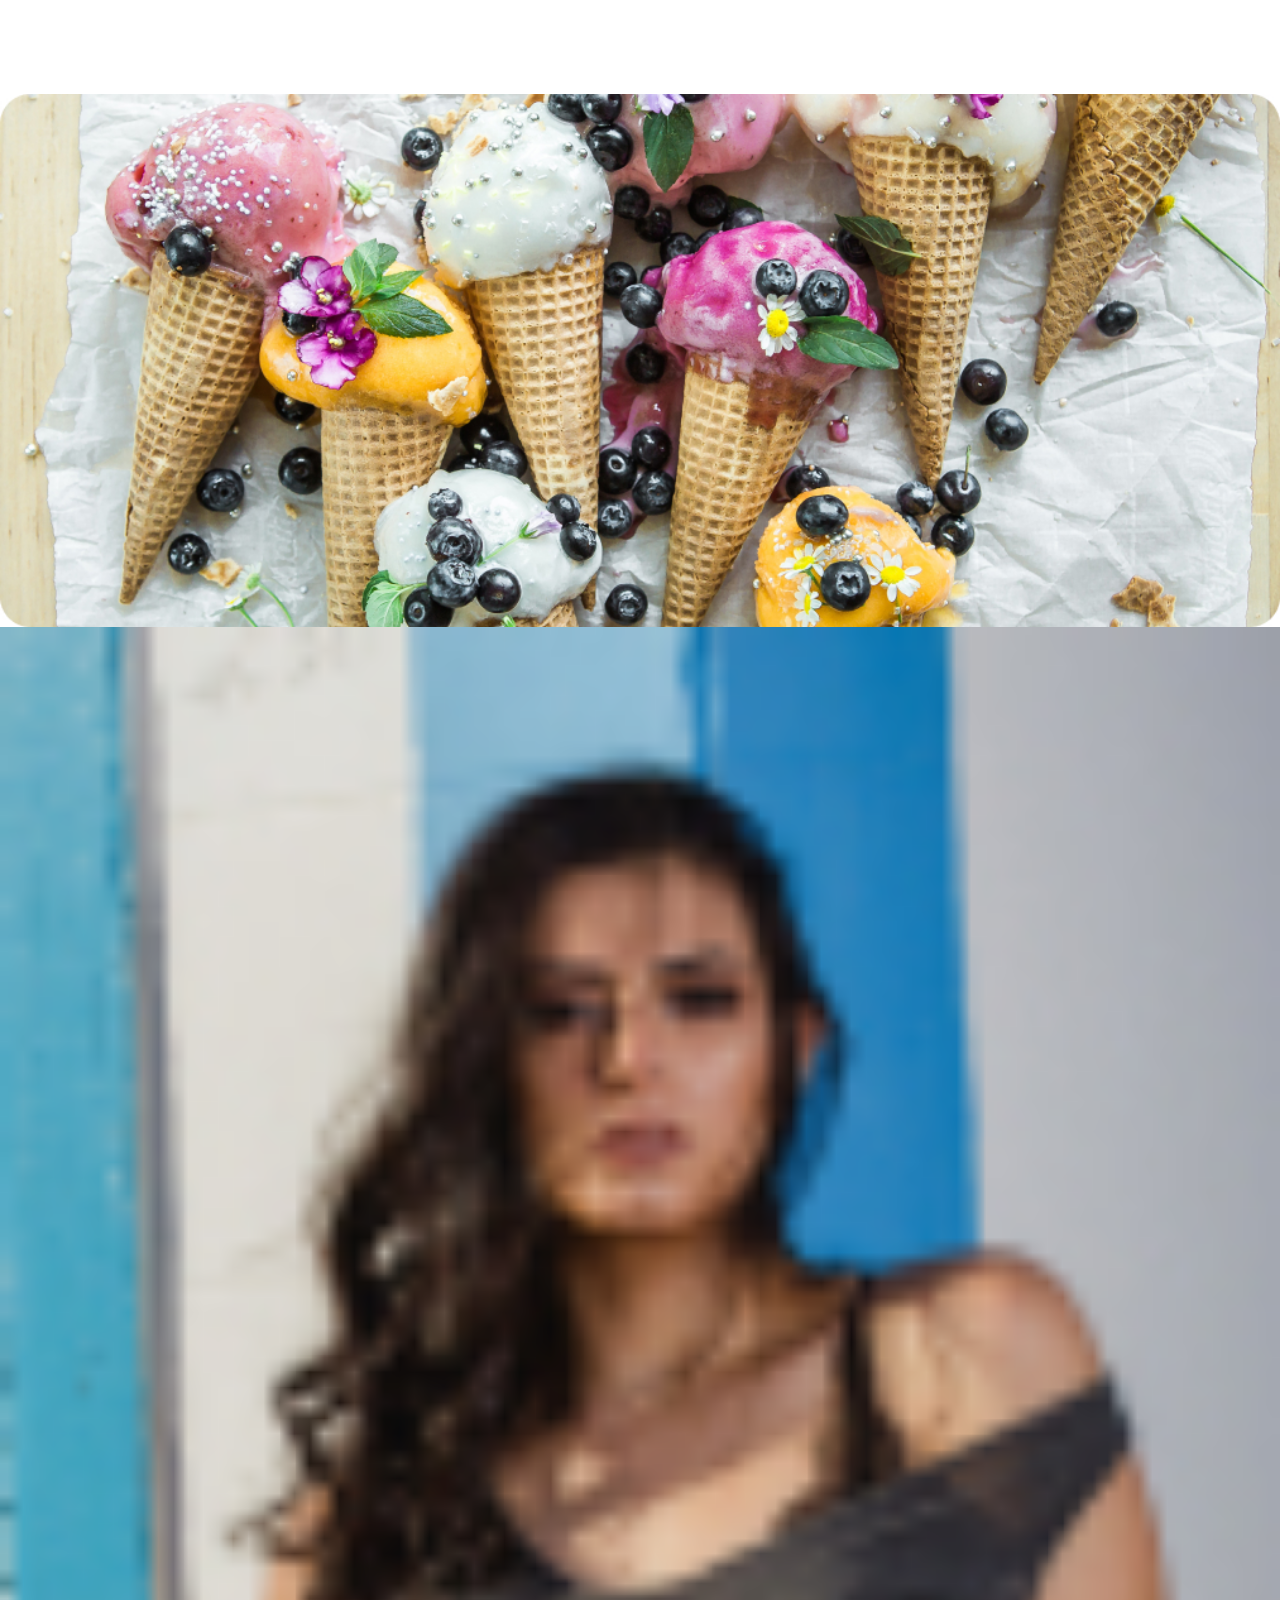
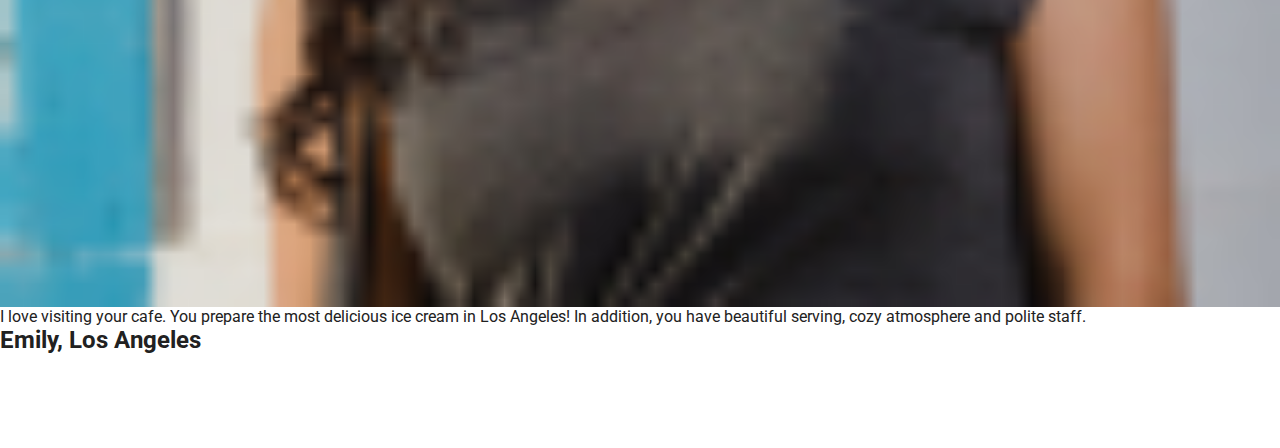
<file: index.html>
<!DOCTYPE html>
<html lang="pl">
<head>
        <meta charset="UTF-8" />
        <meta http-equiv="X-UA-Compatible" content="IE=edge" />
        <meta name="viewport" content="width=device-width, initial-scale=1.0" />
        <title>WebStudio</title>
    
        <link rel="preconnect" href="https://fonts.googleapis.com" />
        <link rel="preconnect" href="https://fonts.gstatic.com" crossorigin />
        <link
            href="https://fonts.googleapis.com/css2?family=Raleway:wght@700&family=Roboto:wght@400;500;700;900&display=swap"
            rel="stylesheet" />
    
        <link rel="stylesheet" href="https://cdnjs.cloudflare.com/ajax/libs/modern-normalize/2.0.0/modern-normalize.min.css"
            integrity="sha512-4xo8blKMVCiXpTaLzQSLSw3KFOVPWhm/TRtuPVc4WG6kUgjH6J03IBuG7JZPkcWMxJ5huwaBpOpnwYElP/m6wg=="
            crossorigin="anonymous" referrerpolicy="no-referrer" />
        <link rel="stylesheet" href="./css/main.min.css" />

       
        
</head>

<body> 
    <section class="section slider">
        <img class="slider__gallery" src="/images/6.reviews/lodyDesktop1x.jpg.jpg">
        <div>
            <img class="slider__image" src="/images/6.reviews/Emily1x.jpg.jpg" alt="kobieta">
            <p class="slider__text">
                I love visiting your cafe. You prepare the most delicious ice
                cream in Los Angeles! In addition, you have beautiful serving,
                cozy atmosphere and polite staff.
            </p>
            <h2 class="slider__heading">Emily, Los Angeles</h2>
        </div>
    </section>

    

    </main>




    <!--
    <header class="page-header">
        <div class="container page-header__header">
            <a href="#" class="page-header__logo-top page-header__text"><span class="page-header__logo">Web</span>Studio</a>
            <button
                type="button"
                class="page-header__hamburger js-open-menu"
                aria-expanded="false"
                aria-controls="mobile-menu"
            >
        
            <svg class="menu-toggle__button" width="30" height="30">
                <use href="./images/menu24px.svg#icon-menu_24px"></use>
            </svg>
            </button>

            <nav class="navigation">
                <ul class="navigation__list">
                    <li><a href="index.html" class="navigation__link navigation__link--active">Agencja</a></li>
                    <li><a href="portfolio.html" class="navigation__link navigation__text">Portfolio</a></li>
                    <li><a href="#" class="navigation__link navigation__text navigation__link-nav">Kontakt</a></li>
                </ul>
            </nav>
            <div class="contact">
                <a href="mailto:info@devstudio.com" class="contact__item">
                    <svg width="16" height="12">
                        <use href="./images/icons.svg#icon-envelope"></use>
                    </svg>
                    info@devstudio.com
                </a>
                    
                <a href="tel:+48111111111" class="contact__item">
                    <svg width="10" height="16">
                        <use href="./images/icons.svg#icon-smartphone"></use>
                    </svg>
                    +48 111 111 111
                </a>
            </div>
        </div>
    </header> -->
    
    <main>
        <!-- Efektywne rozwiązania dla Waszego biznesu 
        <section class="section hero">
            <div class="hero__container">
                <h1 class="hero__title">EFEKTYWNE ROZWIĄZANIA DLA WASZEGO BIZNESU</h1>
                <button type="button" class="hero__button" data-modal-open>Zamów usługe</button>
            </div>
        </section> -->

        <!-- Lorem Ipsum 
        <section class="section">
            <div class="container advantages">
                <ul class="advantages__list">
                    <li class="advantages__item">
                        <div class="advantages__box">
                            <svg width="65.32" height="70">
                                <use href="./images/icons.svg#icon-antenna-1"></use>
                            </svg>
                        </div>
                        <h3 class="advantages__title">LOREM IPSUM</h3>
                        <p class="advantages__text">
                        Lorem ipsum dolor sit amet, consectetur adipiscing elit. Nam vel arcu sem. Sed non sodales dui. Interdum et
                        malesuada
                        </p>
                    </li>  
                
                    <li class="advantages__item">
                        <div class="advantages__box">
                            <svg width="65.32" height="70">
                                <use href="./images/icons.svg#icon-clock-1"></use>
                            </svg>
                        </div>
                        <h3 class="advantages__title">LOREM IPSUM</h3>
                        <p class="advantages__text">
                        Lorem ipsum dolor sit amet, consectetur adipiscing elit. Nam vel arcu sem. Sed non sodales dui. Interdum et
                        malesuada
                        </p>
                    </li>

                    <li class="advantages__item">
                        <div class="advantages__box">
                            <svg width="65.32" height="70">
                                <use href="./images/icons.svg#icon-diagram-1"></use>
                            </svg>
                        </div>
                        <h3 class="advantages__title">LOREM IPSUM</h3>
                        <p class="advantages__text">
                        Lorem ipsum dolor sit amet, consectetur adipiscing elit. Nam vel arcu sem. Sed non sodales dui. Interdum et
                        malesuada
                        </p>
                    </li>

                    <li class="advantages__item">
                        <div class="advantages__box">
                            <svg width="65.32" height="70">
                                <use href="./images/icons.svg#icon-astronaut-1"></use>
                            </svg>
                        </div>
                        <h3 class="advantages__title">LOREM IPSUM</h3>
                        <p class="advantages__text">
                        Lorem ipsum dolor sit amet, consectetur adipiscing elit. Nam vel arcu sem. Sed non sodales dui. Interdum et
                        malesuada
                        </p>
                    </li>    
                </ul>
            </div>
        </section> -->

        <!-- Czym się zajmujemy 
        <section class="section offer">
            <div class="container offer">
                    <h2 class="offer__title">Czym się zajmujemy</h2>
                    <ul class="offer__list">
                        <li>
                            <figure class="offer__image">
                                <img
                                src="images/2.main/images1.jpg" 
                                alt="osoba pisze na klawiaturze" 
                                width="370" 
                                height="294"
                                />
                                <figcaption class="offer__label">Aplikacje Komputerowe</figcaption>
                            </figure>
                        </li>
                        <li>
                            <figure class="offer__image">
                                <img
                                src="images/2.main/images2.jpg" 
                                alt="osoba trzyma telefon" 
                                width="370" 
                                height="294"
                                />
                                <figcaption class="offer__label">Aplikacje Mobilne</figcaption>
                            </figure>
                        </li>
                        <li>
                            <figure class="offer__image">
                                <img 
                                src="images/2.main/images3.jpg" 
                                alt="osoba trzyma tablet" 
                                width="370" 
                                height="294"
                                />
                                <figcaption class="offer__label">Rozwiązania Graficzne</figcaption>
                            </figure>
                        </li>
                    </ul>
                </div>
        </section> -->

        <!-- Nasz zespół 
        <section class="section team">
            <div class="container">
                <h2 class="team__title">Nasz zespół</h2>
                <ul class="team__list">
                    <li>
                        <img class="team__image" 
                            src="images/3.main2/product-designer.jpg"
                            alt="Mężczyzna w okularach"
                            
                        />
                        <div class="team__box">
                            <h3 class="team__name">John Doe</h3>
                            <p class="team__text">Product Designer</p>
                            <ul class="team__group">
                                <li href="#" class="team__icons">
                                    <svg width="20" height="20">
                                        <use href="./images/icons.svg#icon-instagram-2"></use>
                                    </svg>
                                </li>
                                <li href="#" class="team__icons">
                                    <svg width="20" height="20">
                                        <use href="./images/icons.svg#icon-twitter-1"></use>
                                    </svg>
                                </li>
                                <li href="#" class="team__icons">
                                    <svg width="20" height="20">
                                        <use href="./images/icons.svg#icon-facebook-1"></use>
                                    </svg>
                                </li>
                                <li href="#" class="team__icons">
                                    <svg width="20" height="20">
                                        <use href="./images/icons.svg#icon-linkedin-1"></use>
                                    </svg>
                                </li>
                            </ul>
                        </div>
                    </li>

                    <li>
                        <img class="team__image"
                        src="images/3.main2/img2.jpg" 
                        alt="Frontend Developer" 
                
                        />
                        <div class="team__box">
                            <h3 class="team__name">John Doe</h3>
                            <p class="team__text">Frontend Developer</p>
                            <ul class="team__group">
                                <li class="team__icons">
                                    <svg width="20" height="20">
                                        <use href="./images/icons.svg#icon-instagram-2"></use>
                                    </svg>
                                </li>
                                <li class="team__icons">
                                    <svg width="20" height="20">
                                        <use href="./images/icons.svg#icon-twitter-1"></use>
                                    </svg>
                                </li>
                                <li class="team__icons">
                                    <svg width="20" height="20">
                                        <use href="./images/icons.svg#icon-facebook-1"></use>
                                    </svg>
                                </li>
                                <li class="team__icons">
                                    <svg width="20" height="20">
                                        <use href="./images/icons.svg#icon-linkedin-1"></use>
                                    </svg>
                                </li>
                            </ul>
                        </div>
                    </li>

                    <li>
                        <img class="team__image"
                        src="images/3.main2/img3.jpg" 
                        alt="Marketing" 
                         
                        />
                        <div class="team__box">
                            <h3 class="team__name">John Doe</h3>
                            <p class="team__text">Marketing</p>
                            <ul class="team__group">
                                <li class="team__icons">
                                    <svg width="20" height="20">
                                        <use href="./images/icons.svg#icon-instagram-2"></use>
                                    </svg>
                                </li>
                                <li class="team__icons">
                                    <svg width="20" height="20">
                                        <use href="./images/icons.svg#icon-twitter-1"></use>
                                    </svg>
                                </li>
                                <li class="team__icons">
                                    <svg width="20" height="20">
                                        <use href="./images/icons.svg#icon-facebook-1"></use>
                                    </svg>
                                </li>
                                <li class="team__icons">
                                    <svg width="20" height="20">
                                        <use href="./images/icons.svg#icon-linkedin-1"></use>
                                    </svg>
                                </li>
                            </ul>
                        </div>
                    </li>

                    <li>
                        <img class="team__image"
                        src="images/3.main2/img4.jpg" 
                        alt="UI Designer" 
                        
                        />
                        <div class="team__box">
                            <h3 class="team__name">John Doe</h3>
                            <p class="team__text">UI Designer</p>
                            <ul class="team__group">
                                <li class="team__icons">
                                    <svg width="20" height="20">
                                        <use href="./images/icons.svg#icon-instagram-2"></use>
                                    </svg>
                                </li>
                                <li class="team__icons">
                                    <svg width="20" height="20">
                                        <use href="./images/icons.svg#icon-twitter-1"></use>
                                    </svg>
                                </li>
                                <li class="team__icons">
                                    <svg width="20" height="20">
                                        <use href="./images/icons.svg#icon-facebook-1"></use>
                                    </svg>
                                </li>
                                <li class="team__icons">
                                    <svg width="20" height="20">
                                        <use href="./images/icons.svg#icon-linkedin-1"></use>
                                    </svg>
                                </li>
                            </ul>
                        </div>
                    </li>
                </ul>
            </div>
        </section> -->

        <!-- Nasi klienci 
        <section class="section">
            <div class="container clients">
                <h2 class="clients__title">Nasi klienci</h2>
                <ul class="clients__list">
                    <li class="clients__icons">
                        <svg width="106" height="60">
                            <use href="./images/icons.svg#icon-company1"></use>
                        </svg>
                    </li>
                    <li class="clients__icons">
                        <svg width="106" height="60">
                            <use href="./images/icons.svg#icon-company2"></use>
                        </svg>
                    </li>
                    <li class="clients__icons">
                        <svg width="106" height="60">
                            <use href="./images/icons.svg#icon-company3"></use>
                        </svg>
                    </li>
                    <li class="clients__icons">
                        <svg width="106" height="60">
                            <use href="./images/icons.svg#icon-company4"></use>
                        </svg>
                    </li>
                    <li class="clients__icons">
                        <svg width="106" height="60">
                            <use href="./images/icons.svg#icon-company5"></use>
                        </svg>
                    </li>
                    <li class="clients__icons">
                        <svg width="106" height="60">
                            <use href="./images/icons.svg#icon-company6"></use>
                        </svg>
                    </li>
                </ul>
            </div>
        </section> -->
    </main>

    
    <!--
    <footer class="page-footer">
        <div class="container page-footer__footer">
            <div class="page-footer__container">
                <a href="#" class="page-footer__logo-bottom page-footer__text-link"><span class="page-footer__logo page-footer__text-link">Web</span>Studio</a>
                <address>
                    <ul class="page-footer__link">
                        <li><a href="https://goo.gl/maps/iZXn6sEoj49kmyB28" target="_blank" class="page-footer__contact-nav page-footer__text-link">m. Warszawa, Aleje Jerozolimskie 21</a></li>
                        <li><a href="mailto:info@example.com" class="page-footer__contact page-footer__text-link">info@example.com</a></li>
                        <li><a href="tel:+48111111111" class="page-footer__contact page-footer__text-link">+48 111 111 111</a></li>
                    </ul>
                </address>
            </div>
            <div class="page-footer__media">
                <h3 class="page-footer__title">Dołącz do Nas</h3>
                <ul class="page-footer__list">
                    <li class="page-footer__icons">
                        <svg width="20" height="20">
                            <use href="./images/icons.svg#icon-instagram-2"></use>
                        </svg>
                    </li>
                    <li class="page-footer__icons">
                        <svg width="20" height="20">
                            <use href="./images/icons.svg#icon-twitter-1"></use>
                        </svg>
                    </li>
                    <li class="page-footer__icons">
                        <svg width="20" height="20">
                            <use href="./images/icons.svg#icon-facebook-1"></use>
                        </svg>
                    </li>
                    <li class="page-footer__icons">
                        <svg width="20" height="20">
                            <use href="./images/icons.svg#icon-linkedin-1"></use>
                        </svg>
                    </li>
                </ul>
            </div>
            <div>
                <h3 class="page-footer__news">ZAPISZ SIĘ DO NEWSLETTERA</h3>
                <form class="page-footer__email">
                    <input class="page-footer__input" type="email" name="email" placeholder="E-mail"/>
                    <button type="submit" class="page-footer__submit">Zapisz się
                        <svg class="page-footer__icon" width="24" height="24">
                            <use href="./images/samolot.svg#icon-samolot"></use>
                        </svg>
                    </button>
                </form>
            </div>
        </div>
    </footer>

    <div class="menu-container js-menu-container" id="mobile-menu">
        <button type="button" class="menu-container__close-button js-close-menu">
            <svg width="18" height="18">
                <use
                    href="./images/menuclose.svg#icon-close_40px"
                ></use>
            </svg>
        </button>
        <ul class="mobile-menu">
            <li>
                <a href="index.html" class="mobile-menu__link">Agencja</a>
            </li>
            <li>
                <a href="portfolio.html" class="mobile-menu__link">Portfolio</a>
            </li>
            <li>
                <a href="" class="mobile-menu__link">Kontakt</a>
            </li>
        </ul>

        <div class="mobile-contact">
            <a href="tel:+48111111111" class="mobile-contact__tel">+48 111 111 111</a>
            <a href="mailto:info@devstudio.com" class="mobile-contact__mail">info@devstudio.com</a>
        

        <ul class="mobile-socials">
            <li class="mobile-socials__item">
                <a href="" class="mobile-socials__link">Instagram</a>
            </li>
            <li class="mobile-socials__item">
                <a href="" class="mobile-socials__link">Twitter</a>
            </li>
            <li class="mobile-socials__item">
                <a href="" class="mobile-socials__link">Facebook</a>
            </li>
            <li class="mobile-socials__item">
                <a href="" class="mobile-socials__link">LinkedIn</a>
            </li>
        </ul>
        </div>
    </div>

    

    <div class="backdrop is-hidden" data-modal>
        <div class="modal">
            <button type="button" class="modal__button-close" data-modal-close>
                <svg width="30" height="30">
                    <use href="./images/symbol-defs.svg#icon-close"></use>
                </svg>
            </button>
    
            <form class="modal__form">
                <h4 class="modal__title">Zostaw swoje dane w formularzu poniżej</h4>
            
                <label class="modal__label">
                    <span class="modal__text">Imie</span>
                    <div class="modal__input-wrapper">
                        <input type="text" class="modal__input" id="name" name="Imie" placeholder="">
                        <svg class="modal__icons" width="12px" height="12px">
                            <use href="./images/name.svg#icon-name"></use>
                        </svg>
                    </div>
                </label>

                <label class="modal__label">
                    <span class="modal__text">Telefon</span>
                    <div class="modal__input-wrapper">
                        <input type="telephone" class="modal__input" id="telephone" name="Telefon kontaktowy" placeholder="" />
                        <svg class="modal__icons" width="13px" height="13px">
                            <use href="./images/telephone.svg#icon-phone-black-18dp-1"></use>
                        </svg>
                    </div>
                </label>

                <label class="modal__label">
                    <span class="modal__text">Email</span>
                    <div class="modal__input-wrapper">
                        <input type="email" class="modal__input" id="email" name="Adres email" placeholder="" />
                        <svg class="modal__icons" width="15px" height="12px">
                            <use href="./images/email.svg#icon-email-black-18dp-1"></use>
                        </svg>
                    </div>
                </label>

                <label class="modal__label-text">
                    <span class="modal__text">Komentarz</span>
                    <textarea class="modal__textarea" rows="5" style="resize: none;" name="Pole na wprowadzenie tekstu"
                        placeholder="Wprowadź tekst"></textarea>
                </label>

                <div class="checbox">
                    <label class="checkbox__label">
                        <input type="checkbox" class="checkbox__input" name="Zgoda" />
                        <span class="checkbox__text">Oświadczam iż akceptuje
                            <a class="checkbox__link" href="#">Regulamin</a> i
                            <a class="checkbox__link" href="#">Politykę Prywatności.</a>
                        </span>
                    </label>
                    <button class="checkbox__button checkbox__button-text" type="submit">Wyślij</button>
                </div>
                
            </form>
        </div> 
    </div> -->

   
    




    







</body>
</html>
</file>
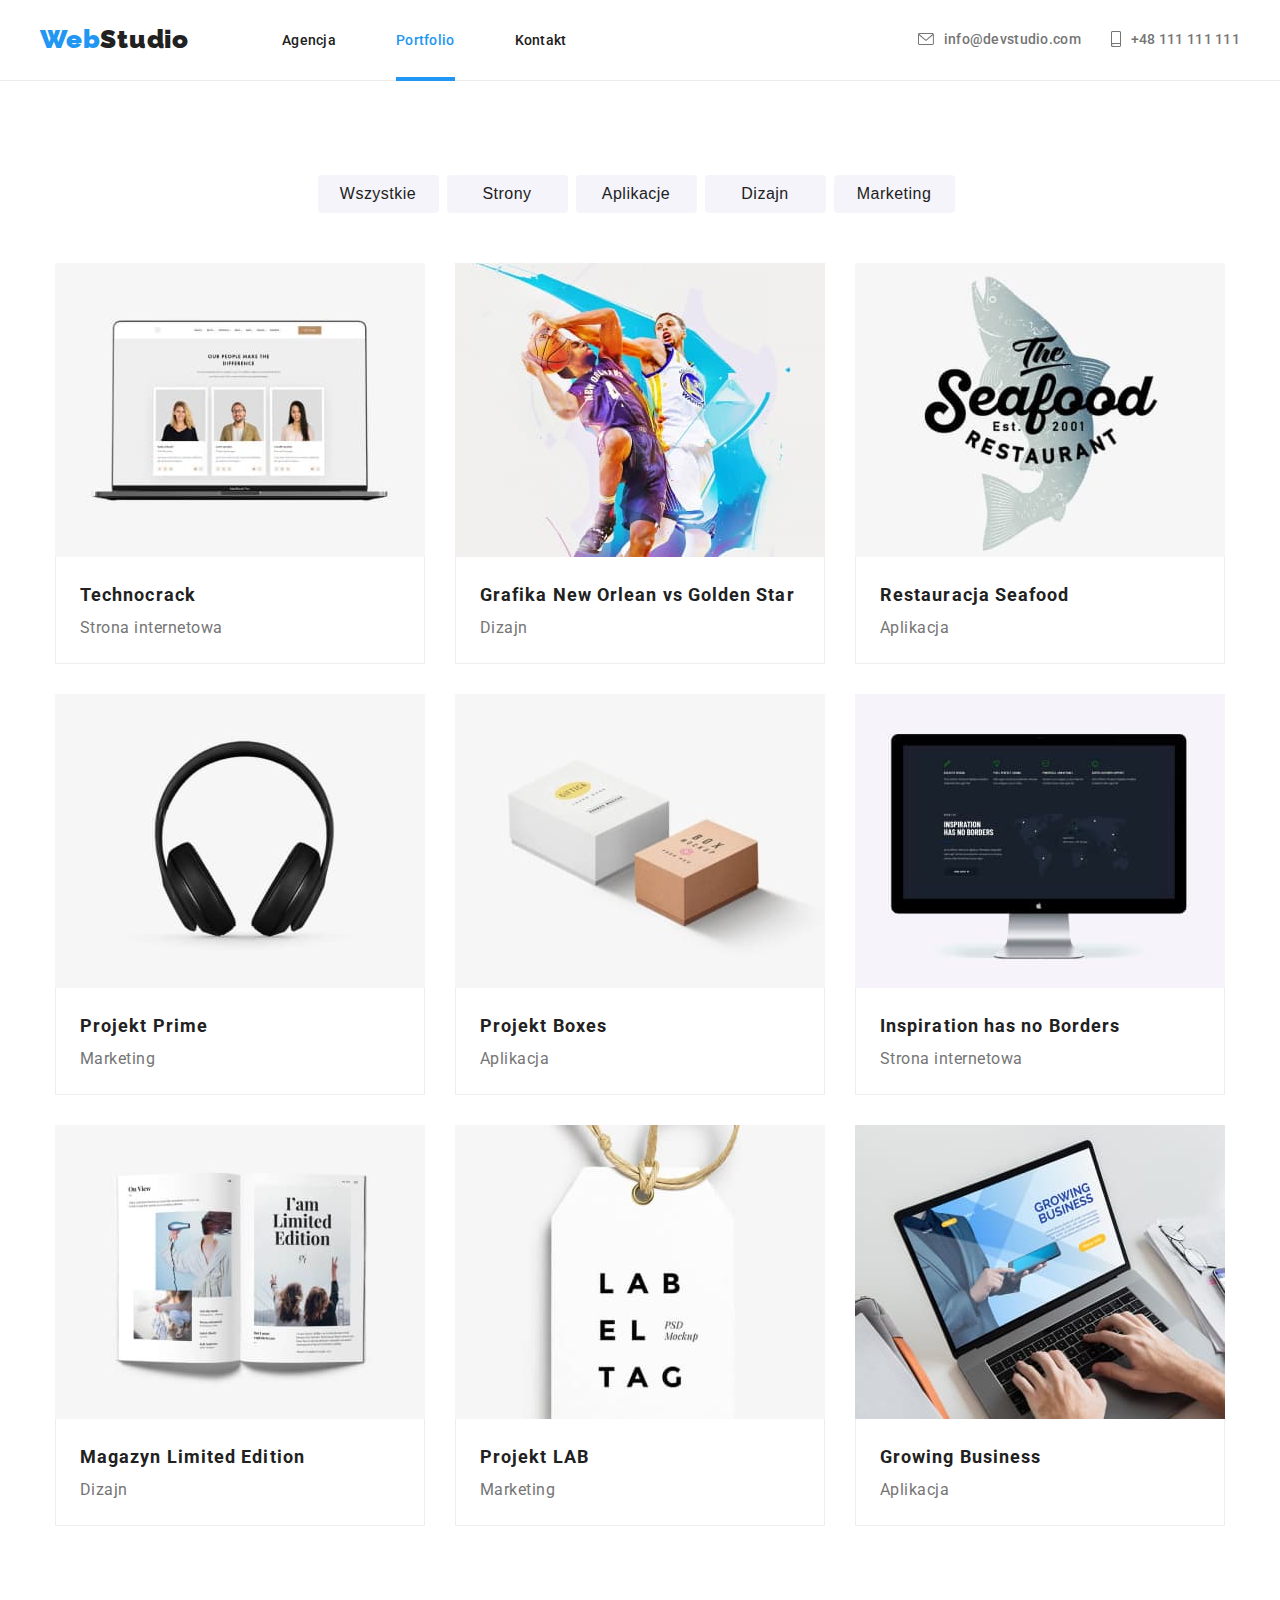
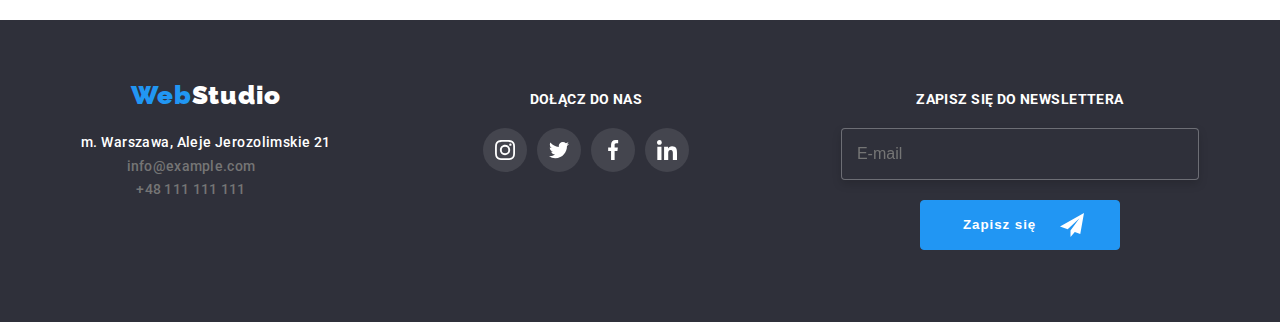
<file: portfolio.html>
<!DOCTYPE html>
<html lang="pl">
<head>
    <meta charset="UTF-8" />
    <meta http-equiv="X-UA-Compatible" content="IE=edge" />
    <meta name="viewport" content="width=device-width, initial-scale=1.0" />
    <title>WebStudio</title>
    
    <link rel="preconnect" href="https://fonts.googleapis.com" />
    <link rel="preconnect" href="https://fonts.gstatic.com" crossorigin />
    <link href="https://fonts.googleapis.com/css2?family=Raleway:wght@700&family=Roboto:wght@400;500;700;900&display=swap"
        rel="stylesheet" />
    
    <link rel="stylesheet" href="https://cdnjs.cloudflare.com/ajax/libs/modern-normalize/2.0.0/modern-normalize.min.css"
        integrity="sha512-4xo8blKMVCiXpTaLzQSLSw3KFOVPWhm/TRtuPVc4WG6kUgjH6J03IBuG7JZPkcWMxJ5huwaBpOpnwYElP/m6wg=="
        crossorigin="anonymous" referrerpolicy="no-referrer" />
    <link rel="stylesheet" href="./css/main.min.css" />
</head>
<body>
    <header class="page-header">
        <div class="container page-header__header">
            <a href="#" class="page-header__logo-top page-header__text"><span class="page-header__logo">Web</span>Studio</a>
            <nav class="navigation">
                <ul class="navigation__list">
                    <li><a href="index.html" class="navigation__link navigation__text">Agencja</a></li>
                    <li><a href="portfolio.html" class="navigation__link navigation__link--active">Portfolio</a></li>
                    <li><a href="#" class="navigation__link navigation__link-nav navigation__text">Kontakt</a></li>
                </ul>
            </nav>
            <div class="contact">
                <a href="mailto:info@devstudio.com" class="contact__item">
                    <svg width="16" height="12">
                        <use href="./images/icons.svg#icon-envelope"></use>
                    </svg>
                    info@devstudio.com
                </a>
            
                <a href="tel:+48111111111" class="contact__item">
                    <svg width="10" height="16">
                        <use href="./images/icons.svg#icon-smartphone"></use>
                    </svg>
                    +48 111 111 111
                </a>
            </div>
        </div>
    </header>
    
    <main>
        <!-- Sekcja portfolio -->
        <section class="section portfolio">
            <div class="container button">
                <ul class="button__list">
                    <li>
                        <button type="button" class="button__text button__main">Wszystkie</button>
                    </li>
                    <li>
                        <button type="button" class="button__text button__main">Strony</button>
                    </li>
                    <li>
                        <button type="button" class="button__text button__main">Aplikacje</button>
                    </li>
                    <li>
                        <button type="button" class="button__text button__main">Dizajn</button>
                    </li>
                    <li>
                        <button type="button" class="button__text button__main">Marketing</button>
                    </li>
                </ul>
            </div>
            <div class="container">
                <ul class="portfolio__list">
                    <li class="portfolio__item">
                        <figure class="card">
                            <div class="card__container">
                                <img class="card__image"
                                src="images/4.portfolio/img1.jpg" 
                                alt="Technocrack" 
                                width="370"
                                height="294" 
                                />

                                <p class="card__description card__text">
                                    Technocrack jest popularną
                                    platformą wykorzystywaną do
                                    rozpowszechniania koronawirusa.
                                    Firmy wykorzystują tę platformę do
                                    celów szpiegowskich i ataków na
                                    niezabezpieczone serwery konkurencji
                                </p>
                            </div>

                            <figcaption class="product">
                                <h3 class="product__title">Technocrack</h3>
                                <p class="product__text">Strona internetowa</p>
                            </figcaption>
                        </figure>
                    </li>
            
                    <li class="portfolio__item">
                        <figure class="card">
                            <div class="card__container">
                                <img class="card__image"
                                src="images/4.portfolio/img2.jpg" 
                                alt="Grafika New Orlean vs Golden Star" 
                                width="370"
                                height="294" 
                                />

                                <p class="card__description card__text">
                                    Technocrack jest popularną
                                    platformą wykorzystywaną do
                                    rozpowszechniania koronawirusa.
                                    Firmy wykorzystują tę platformę do
                                    celów szpiegowskich i ataków na
                                    niezabezpieczone serwery konkurencji
                                </p>
                            </div>
                            <figcaption class="product">
                                <h3 class="product__title">Grafika New Orlean vs Golden Star</h3>
                                <p class="product__text">Dizajn</p>
                            </figcaption>
                        </figure>
                    </li>
            
                    <li class="portfolio__item">
                        <figure class="card">
                            <div class="card__container">
                                <img class="card__image"
                                src="images/4.portfolio/img3.jpg" 
                                alt="Restauracja Seafood" 
                                width="370" 
                                height="294" 
                                />

                                <p class="card__description card__text">
                                    Technocrack jest popularną
                                    platformą wykorzystywaną do
                                    rozpowszechniania koronawirusa.
                                    Firmy wykorzystują tę platformę do
                                    celów szpiegowskich i ataków na
                                    niezabezpieczone serwery konkurencji
                                </p>
                            </div>
                            <figcaption class="product">
                                <h3 class="product__title">Restauracja Seafood</h3>
                                <p class="product__text">Aplikacja</p>
                            </figcaption>
                        </figure>
                    </li>
            
                    <li class="portfolio__item">
                        <figure class="card">
                            <div class="card__container">
                                <img class="card__image"
                                src="images/4.portfolio/img4.jpg" 
                                alt="Projekt Prime" 
                                width="370" 
                                height="294" 
                                />

                                <p class="card__description card__text">
                                    Technocrack jest popularną
                                    platformą wykorzystywaną do
                                    rozpowszechniania koronawirusa.
                                    Firmy wykorzystują tę platformę do
                                    celów szpiegowskich i ataków na
                                    niezabezpieczone serwery konkurencji
                                </p>
                            </div>
                            <figcaption class="product">
                                <h3 class="product__title">Projekt Prime</h3>
                                <p class="product__text">Marketing</p>
                            </figcaption>
                        </figure>
                    </li>

                    <li class="portfolio__item">
                        <figure class="card">
                            <div class="card__container">
                                <img class="card__image"
                                src="images/4.portfolio/img5.jpg" 
                                alt="Projekt Boxes" 
                                width="370" 
                                height="294" 
                                />

                                <p class="card__description card__text">
                                    Technocrack jest popularną
                                    platformą wykorzystywaną do
                                    rozpowszechniania koronawirusa.
                                    Firmy wykorzystują tę platformę do
                                    celów szpiegowskich i ataków na
                                    niezabezpieczone serwery konkurencji
                                </p>
                            </div>
                            <figcaption class="product">
                                <h3 class="product__title">Projekt Boxes</h3>
                                <p class="product__text">Aplikacja</p>
                            </figcaption>
                        </figure>
                    </li>
                
                    <li class="portfolio__item">
                        <figure class="card">
                            <div class="card__container">
                                <img class="card__image"
                                src="images/4.portfolio/img6.jpg" 
                                alt="Inspiration has no Borders" 
                                width="370" 
                                height="294" 
                                />

                                <p class="card__description card__text">
                                    Technocrack jest popularną
                                    platformą wykorzystywaną do
                                    rozpowszechniania koronawirusa.
                                    Firmy wykorzystują tę platformę do
                                    celów szpiegowskich i ataków na
                                    niezabezpieczone serwery konkurencji
                                </p>
                            </div>
                            <figcaption class="product">
                                <h3 class="product__title">Inspiration has no Borders</h3>
                                <p class="product__text">Strona internetowa</p>
                            </figcaption>
                        </figure>
                    </li>
                
                    <li class="portfolio__item">
                        <figure class="card">
                            <div class="card__container">
                                <img class="card__image"
                                src="images/4.portfolio/img7.jpg" 
                                alt="Magazyn Limited Edition" 
                                width="370" 
                                height="294" 
                                />

                                <p class="card__description card__text">
                                    Technocrack jest popularną
                                    platformą wykorzystywaną do
                                    rozpowszechniania koronawirusa.
                                    Firmy wykorzystują tę platformę do
                                    celów szpiegowskich i ataków na
                                    niezabezpieczone serwery konkurencji
                                </p>
                            </div>    
                            <figcaption class="product">
                                <h3 class="product__title">Magazyn Limited Edition</h3>
                                <p class="product__text">Dizajn</p>
                            </figcaption>
                        </figure>
                    </li>
                
                    <li class="portfolio__item">
                        <figure class="card">
                            <div class="card__container">
                                <img class="card__image"
                                src="images/4.portfolio/img8.jpg" 
                                alt="Projekt LAB" 
                                width="370" 
                                height="294" 
                                />

                                <p class="card__description card__text">
                                    Technocrack jest popularną
                                    platformą wykorzystywaną do
                                    rozpowszechniania koronawirusa.
                                    Firmy wykorzystują tę platformę do
                                    celów szpiegowskich i ataków na
                                    niezabezpieczone serwery konkurencji
                                </p>
                            </div>
                            <figcaption class="product">
                                <h3 class="product__title">Projekt LAB</h3>
                                <p class="product__text">Marketing</p>
                            </figcaption>
                        </figure>
                    </li>

                    <li class="portfolio__item">
                        <figure class="card">
                            <div class="card__container">
                                <img class="card__image"
                                src="images/4.portfolio/img9.jpg" 
                                alt="Growing Business" 
                                width="370" 
                                height="294" 
                                />

                                <p class="card__description card__text">
                                    Technocrack jest popularną
                                    platformą wykorzystywaną do
                                    rozpowszechniania koronawirusa.
                                    Firmy wykorzystują tę platformę do
                                    celów szpiegowskich i ataków na
                                    niezabezpieczone serwery konkurencji
                                </p>
                            </div>
                            <figcaption class="product">
                                <h3 class="product__title">Growing Business</h3>
                                <p class="product__text">Aplikacja</p>
                            </figcaption>
                        </figure>
                    </li>
                </ul>
            </div>
        </section>

    </main>
        
    
    <footer class="page-footer">
        <div class="container page-footer__footer">
            <div class="page-footer__container">
                <a href="#" class="page-footer__logo-bottom page-footer__text-link"><span
                        class="page-footer__logo page-footer__text-link">Web</span>Studio</a>
                <address>
                    <ul class="page-footer__link">
                        <li><a href="https://goo.gl/maps/iZXn6sEoj49kmyB28" target="_blank"
                                class="page-footer__contact-nav page-footer__text-link">m. Warszawa, Aleje Jerozolimskie
                                21</a></li>
                        <li><a href="mailto:info@example.com"
                                class="page-footer__contact page-footer__text-link">info@example.com</a></li>
                        <li><a href="tel:+48111111111" class="page-footer__contact page-footer__text-link">+48 111 111
                                111</a></li>
                    </ul>
                </address>
            </div>
            <div class="page-footer__media">
                <h3 class="page-footer__title">Dołącz do Nas</h3>
                <ul class="page-footer__list">
                    <li class="page-footer__icons">
                        <svg width="20" height="20">
                            <use href="./images/icons.svg#icon-instagram-2"></use>
                        </svg>
                    </li>
                    <li class="page-footer__icons">
                        <svg width="20" height="20">
                            <use href="./images/icons.svg#icon-twitter-1"></use>
                        </svg>
                    </li>
                    <li class="page-footer__icons">
                        <svg width="20" height="20">
                            <use href="./images/icons.svg#icon-facebook-1"></use>
                        </svg>
                    </li>
                    <li class="page-footer__icons">
                        <svg width="20" height="20">
                            <use href="./images/icons.svg#icon-linkedin-1"></use>
                        </svg>
                    </li>
                </ul>
            </div>
            <div>
                <h3 class="page-footer__news">ZAPISZ SIĘ DO NEWSLETTERA</h3>
                <form class="page-footer__email">
                    <input class="page-footer__input" type="email" name="email" placeholder="E-mail" />
                    <button type="submit" class="page-footer__submit">Zapisz się
                        <svg class="page-footer__icon" width="24" height="24">
                            <use href="./images/samolot.svg#icon-samolot"></use>
                        </svg>
                    </button>
                </form>
            </div>
        </div>
    </footer>
</body>
</html>
</file>
<file: css/main.min.css>
*,*::after,*::before{margin:0;padding:0}*:focus{outline:none}body{font-family:"Roboto",sans-serif;color:#212121}ul{list-style:none}img{display:block;width:100%;height:auto}.section{padding-top:94px;padding-bottom:94px}.container{max-width:480px;width:100%;margin:0 auto;padding:0 15px}@media screen and (min-width: 768px){.container{max-width:768px}}@media screen and (min-width: 1200px){.container{max-width:1200px}}.menu-container.is-open{-webkit-transform:translateX(0);transform:translateX(0)}.menu-container{position:fixed;background-color:#fff;inset:0;display:-webkit-box;display:-ms-flexbox;display:flex;-webkit-box-orient:vertical;-webkit-box-direction:normal;-ms-flex-direction:column;flex-direction:column;-webkit-box-pack:justify;-ms-flex-pack:justify;justify-content:space-between;-webkit-transform:translateX(100%);transform:translateX(100%);padding:30px}.menu-container__close-button{position:absolute;top:8px;right:8px;background-color:rgba(0,0,0,0);border:none;-webkit-transition-duration:250ms;transition-duration:250ms;-webkit-transition-timing-function:cubic-bezier(0.4, 0, 0.2, 1);transition-timing-function:cubic-bezier(0.4, 0, 0.2, 1);-webkit-transition-property:fill;transition-property:fill}.menu-container__close-button:is(:hover,:focus){fill:#2196f3;cursor:pointer}.menu-container__mobile-contact{display:-webkit-box;display:-ms-flexbox;display:flex;-webkit-box-orient:vertical;-webkit-box-direction:normal;-ms-flex-direction:column;flex-direction:column}.mobile-menu{display:-webkit-box;display:-ms-flexbox;display:flex;-webkit-box-orient:vertical;-webkit-box-direction:normal;-ms-flex-direction:column;flex-direction:column;gap:10px}.mobile-menu__link{font-weight:500;font-size:40px;line-height:1.17;text-align:center;letter-spacing:.02em;color:#212121;text-decoration:none;-webkit-transition-duration:250ms;transition-duration:250ms;-webkit-transition-timing-function:cubic-bezier(0.4, 0, 0.2, 1);transition-timing-function:cubic-bezier(0.4, 0, 0.2, 1);-webkit-transition-property:color;transition-property:color;padding-bottom:30px}.mobile-menu__link:is(:hover,:focus){color:#2196f3;cursor:pointer}.mobile-contact{-webkit-box-orient:vertical;-webkit-box-direction:normal;-ms-flex-direction:column;flex-direction:column;gap:10px}.mobile-contact__tel{font-weight:500;font-size:34px;line-height:1.17;letter-spacing:.02em;color:#2196f3;text-decoration:none}.mobile-contact__mail{font-weight:500;font-size:24px;line-height:1.16;letter-spacing:.02em;color:#757575;text-decoration:none}.mobile-socials{display:-webkit-box;display:-ms-flexbox;display:flex;margin-top:40px;-ms-flex-wrap:wrap;flex-wrap:wrap}.mobile-socials__link{font-style:normal;font-weight:500;font-size:18px;line-height:1.22;letter-spacing:.02em;color:#2196f3;text-decoration:none;display:-webkit-box;display:-ms-flexbox;display:flex;-webkit-box-align:center;-ms-flex-align:center;align-items:center;-webkit-box-pack:center;-ms-flex-pack:center;justify-content:center;padding-right:10px;margin-right:10px;border-right:1px solid #2196f3}.advantages__list{display:-webkit-box;display:-ms-flexbox;display:flex;-ms-flex-wrap:wrap;flex-wrap:wrap;list-style:none;-webkit-box-orient:vertical;-webkit-box-direction:normal;-ms-flex-direction:column;flex-direction:column;gap:30px}@media screen and (min-width: 768px){.advantages__list{-webkit-box-orient:horizontal;-webkit-box-direction:normal;-ms-flex-direction:row;flex-direction:row;-ms-flex-wrap:wrap;flex-wrap:wrap}}@media screen and (min-width: 1200px){.advantages__list{-ms-flex-wrap:nowrap;flex-wrap:nowrap;display:-webkit-box;display:-ms-flexbox;display:flex;-webkit-box-align:center;-ms-flex-align:center;align-items:center;-webkit-box-pack:center;-ms-flex-pack:center;justify-content:center}}.advantages__item{width:100%}@media screen and (min-width: 768px){.advantages__item{max-width:354px}}@media screen and (min-width: 1200px){.advantages__item{max-width:270px}}.advantages__box{background:#f5f4fa;border-radius:4px;margin-bottom:30px;padding-top:25px;padding-bottom:25px;-webkit-box-align:center;-ms-flex-align:center;align-items:center;-webkit-box-pack:center;-ms-flex-pack:center;justify-content:center;display:-webkit-box;display:-ms-flexbox;display:flex}.advantages__title{font-size:16px;line-height:1.18;letter-spacing:.03em;margin-bottom:10px;text-align:center}@media screen and (min-width: 768px){.advantages__title{font-size:16px;line-height:1.18;letter-spacing:.03em;margin-bottom:10px;text-align:left}}@media screen and (min-width: 1200px){.advantages__title{font-size:16px;line-height:1.18;letter-spacing:.03em;margin-bottom:10px;text-align:left}}.advantages__text{font-size:14px;line-height:1.71;letter-spacing:.03em;color:#757575;max-width:450px;-webkit-box-orient:vertical;-webkit-box-direction:normal;-ms-flex-direction:column;flex-direction:column}.button{background-color:#fff;padding-bottom:0px}.button__list{-webkit-box-pack:center;-ms-flex-pack:center;justify-content:center;list-style:none;display:-webkit-box;display:-ms-flexbox;display:flex;margin-bottom:50px}.button__text{cursor:pointer;font-weight:500;font-size:16px;line-height:1.62;text-align:center;text-decoration:none;letter-spacing:.03em;color:#212121;background-color:#f5f4fa;border:none;display:inline-block;width:121px;height:38px;border-radius:4px;margin-right:8px;-webkit-transition-duration:250ms;transition-duration:250ms;-webkit-transition-timing-function:cubic-bezier(0.4, 0, 0.2, 1);transition-timing-function:cubic-bezier(0.4, 0, 0.2, 1);-webkit-transition-property:color,background-color;transition-property:color,background-color}.button__text:is(:hover,:focus){color:#fff;background-color:#2196f3;-webkit-box-shadow:0px 3px 1px rgba(0,0,0,.1),0px 1px 2px rgba(0,0,0,.08),0px 2px 2px rgba(0,0,0,.12);box-shadow:0px 3px 1px rgba(0,0,0,.1),0px 1px 2px rgba(0,0,0,.08),0px 2px 2px rgba(0,0,0,.12)}.button__main{-webkit-transition-duration:250ms;transition-duration:250ms;-webkit-transition-timing-function:cubic-bezier(0.4, 0, 0.2, 1);transition-timing-function:cubic-bezier(0.4, 0, 0.2, 1)}.button__main:is(:hover,:focus){color:#fff;background-color:#2196f3;-webkit-box-shadow:0px 3px 1px rgba(0,0,0,.1),0px 1px 2px rgba(0,0,0,.08),0px 2px 2px rgba(0,0,0,.12);box-shadow:0px 3px 1px rgba(0,0,0,.1),0px 1px 2px rgba(0,0,0,.08),0px 2px 2px rgba(0,0,0,.12)}.card{width:370px}.card__container{display:block;-o-object-fit:cover;object-fit:cover;width:100%;height:100%;position:relative;overflow:hidden}.card__image{display:block}.card__description{position:absolute;left:0;right:0;top:0;bottom:0;margin:0;background:rgba(33,150,243,.9);-webkit-transform:translateY(100%);transform:translateY(100%);-webkit-transition-duration:250ms;transition-duration:250ms;-webkit-transition-timing-function:cubic-bezier(0.4, 0, 0.2, 1);transition-timing-function:cubic-bezier(0.4, 0, 0.2, 1);-webkit-transition-property:-webkit-transform;transition-property:-webkit-transform;transition-property:transform;transition-property:transform, -webkit-transform}.card__text{font-style:normal;font-weight:400;font-size:18px;line-height:1.55;letter-spacing:.03em;color:#fff;padding:49px 45px 49px 24px}.card:hover .card__description{-webkit-transform:translateY(0);transform:translateY(0)}.checkbox{position:relative}.checkbox__label{-webkit-box-align:center;-ms-flex-align:center;align-items:center;display:-webkit-box;display:-ms-flexbox;display:flex;-webkit-box-pack:center;-ms-flex-pack:center;justify-content:center;margin-top:20px}.checkbox__input{margin-right:7px;background:#212121;border-radius:4px}.checkbox__text{font-style:normal;font-weight:400;font-size:14px;line-height:1.71;letter-spacing:.03em;color:#757575}.checkbox__link{color:#2196f3}.checkbox__button{width:200px;height:50px;background:#2196f3;-webkit-box-shadow:0px 4px 4px rgba(0,0,0,.15);box-shadow:0px 4px 4px rgba(0,0,0,.15);border-radius:4px;border:none;display:-webkit-box;display:-ms-flexbox;display:flex;-webkit-box-align:center;-ms-flex-align:center;align-items:center;-webkit-box-pack:center;-ms-flex-pack:center;justify-content:center;margin-top:30px;margin-left:124px;cursor:pointer}.checkbox__button-text{font-style:normal;font-weight:700;font-size:16px;line-height:1.87;text-align:center;letter-spacing:.06em;color:#fff}.clients{background-color:#fff}.clients__title{font-size:28px;line-height:1.16;text-align:center;letter-spacing:.03em;margin-bottom:50px}@media screen and (min-width: 1200px){.clients__title{font-size:36px}}.clients__list{list-style:none;fill:#afb1b8;gap:30px;-webkit-box-orient:horizontal;-webkit-box-direction:normal;-ms-flex-direction:row;flex-direction:row;-ms-flex-wrap:wrap;flex-wrap:wrap;display:-webkit-box;display:-ms-flexbox;display:flex;-webkit-box-pack:center;-ms-flex-pack:center;justify-content:center}@media screen and (min-width: 768px){.clients__list{-webkit-box-orient:horizontal;-webkit-box-direction:normal;-ms-flex-direction:row;flex-direction:row;-ms-flex-wrap:wrap;flex-wrap:wrap}}@media screen and (min-width: 1200px){.clients__list{-ms-flex-wrap:nowrap;flex-wrap:nowrap;display:-webkit-box;display:-ms-flexbox;display:flex;-webkit-box-align:center;-ms-flex-align:center;align-items:center;-webkit-box-pack:center;-ms-flex-pack:center;justify-content:center}}.clients__icons{border:1px solid #afb1b8;border-radius:4px;width:210px;height:92px;-webkit-box-orient:horizontal;-webkit-box-direction:normal;-ms-flex-direction:row;flex-direction:row;-ms-flex-wrap:wrap;flex-wrap:wrap;-webkit-transition-duration:250ms;transition-duration:250ms;-webkit-transition-timing-function:cubic-bezier(0.4, 0, 0.2, 1);transition-timing-function:cubic-bezier(0.4, 0, 0.2, 1);-webkit-transition-property:border-color,fill;transition-property:border-color,fill;display:-webkit-box;display:-ms-flexbox;display:flex;-webkit-box-pack:center;-ms-flex-pack:center;justify-content:center;-webkit-box-align:center;-ms-flex-align:center;align-items:center}@media screen and (min-width: 768px){.clients__icons{max-width:226px}}@media screen and (min-width: 1200px){.clients__icons{max-width:170px;display:-webkit-box;display:-ms-flexbox;display:flex;-webkit-box-align:center;-ms-flex-align:center;align-items:center;-webkit-box-pack:center;-ms-flex-pack:center;justify-content:center}}.clients__icons:is(:hover,:focus){fill:#2196f3;border:1px solid #2196f3;cursor:pointer}.contact{display:none}@media screen and (min-width: 768px){.contact{display:-webkit-box;display:-ms-flexbox;display:flex;-webkit-box-orient:vertical;-webkit-box-direction:normal;-ms-flex-direction:column;flex-direction:column}}@media screen and (min-width: 1200px){.contact{-webkit-box-orient:horizontal;-webkit-box-direction:normal;-ms-flex-direction:row;flex-direction:row;gap:30px}}.contact__item{display:-webkit-box;display:-ms-flexbox;display:flex;-webkit-box-align:center;-ms-flex-align:center;align-items:center;gap:10px;color:#757575;text-decoration:none;font-weight:500;font-size:14px;line-height:1.71;letter-spacing:.02em;fill:currentColor;-webkit-transition-duration:250ms;transition-duration:250ms;-webkit-transition-timing-function:cubic-bezier(0.4, 0, 0.2, 1);transition-timing-function:cubic-bezier(0.4, 0, 0.2, 1)}.contact__item:is(:hover,:focus){color:#2196f3}.work{display:none}.hero{padding:0px;margin:0 auto}.hero__container{display:-webkit-box;display:-ms-flexbox;display:flex;-webkit-box-orient:vertical;-webkit-box-direction:normal;-ms-flex-direction:column;flex-direction:column;-webkit-box-pack:center;-ms-flex-pack:center;justify-content:center;-webkit-box-align:center;-ms-flex-align:center;align-items:center;gap:30px;padding:118px 0;max-width:480px;margin:0 auto;background-image:-webkit-gradient(linear, left bottom, left top, from(rgba(47, 48, 58, 0.4)), to(rgba(47, 48, 58, 0.4))),url(../images/5.background/backgroundMobile1x.jpg);background-image:linear-gradient(to top, rgba(47, 48, 58, 0.4), rgba(47, 48, 58, 0.4)),url(../images/5.background/backgroundMobile1x.jpg);background-repeat:no-repeat;background-position:center;background-size:cover;background-color:#2f303a}@media(min-device-pixel-ratio: 2),(-webkit-min-device-pixel-ratio: 2),(min-resolution: 192dpi),(min-resolution: 2dppx){.hero__container{background-image:-webkit-gradient(linear, left bottom, left top, from(rgba(47, 48, 58, 0.4)), to(rgba(47, 48, 58, 0.4))),url(../images/5.background/backgroundMobile2x.jpg);background-image:linear-gradient(to top, rgba(47, 48, 58, 0.4), rgba(47, 48, 58, 0.4)),url(../images/5.background/backgroundMobile2x.jpg)}}@media screen and (min-width: 768px){.hero__container{max-width:768px;background-repeat:no-repeat;background-image:-webkit-gradient(linear, left bottom, left top, from(rgba(47, 48, 58, 0.4)), to(rgba(47, 48, 58, 0.4))),url(../images/5.background/backgroundTablet1x.jpg);background-image:linear-gradient(to top, rgba(47, 48, 58, 0.4), rgba(47, 48, 58, 0.4)),url(../images/5.background/backgroundTablet1x.jpg)}}@media screen and (min-width: 768px)and (min-device-pixel-ratio: 2),screen and (min-width: 768px)and (-webkit-min-device-pixel-ratio: 2),screen and (min-width: 768px)and (min-resolution: 192dpi),screen and (min-width: 768px)and (min-resolution: 2dppx){.hero__container{background-image:-webkit-gradient(linear, left bottom, left top, from(rgba(47, 48, 58, 0.4)), to(rgba(47, 48, 58, 0.4))),url(../images/5.background/backgroundTablet2x.jpg);background-image:linear-gradient(to top, rgba(47, 48, 58, 0.4), rgba(47, 48, 58, 0.4)),url(../images/5.background/backgroundTablet2x.jpg)}}@media screen and (min-width: 1200px){.hero__container{max-width:1600px;background-repeat:no-repeat;padding:200px 0;background-image:-webkit-gradient(linear, left bottom, left top, from(rgba(47, 48, 58, 0.4)), to(rgba(47, 48, 58, 0.4))),url(../images/5.background/backgroundDesktop1x.jpg);background-image:linear-gradient(to top, rgba(47, 48, 58, 0.4), rgba(47, 48, 58, 0.4)),url(../images/5.background/backgroundDesktop1x.jpg)}}@media screen and (min-width: 1200px)and (min-device-pixel-ratio: 2),screen and (min-width: 1200px)and (-webkit-min-device-pixel-ratio: 2),screen and (min-width: 1200px)and (min-resolution: 192dpi),screen and (min-width: 1200px)and (min-resolution: 2dppx){.hero__container{background-image:-webkit-gradient(linear, left bottom, left top, from(rgba(47, 48, 58, 0.4)), to(rgba(47, 48, 58, 0.4))),url(../images/5.background/backgroundDesktop2x.jpg);background-image:linear-gradient(to top, rgba(47, 48, 58, 0.4), rgba(47, 48, 58, 0.4)),url(../images/5.background/backgroundDesktop2x.jpg)}}.hero__title{font-style:normal;font-size:26px;line-height:1.36;text-align:center;letter-spacing:.06em;text-transform:uppercase;color:#fff;max-width:365px;height:120px;left:452px;top:280px}@media screen and (min-width: 1200px){.hero__title{font-size:44px;max-width:696px}}.hero__button{font-family:"Roboto";cursor:pointer;font-style:normal;font-weight:700;font-size:16px;line-height:1.87;text-align:center;text-decoration:none;letter-spacing:.03em;color:#fff;background-color:#2196f3;border-radius:4px;border:none;display:inline-block;width:200px;height:50px;padding:10px 41px}.hero__backdrop{display:-webkit-box;display:-ms-flexbox;display:flex;-webkit-box-pack:center;-ms-flex-pack:center;justify-content:center;-webkit-box-align:center;-ms-flex-align:center;align-items:center;position:absolute;left:0;right:0;top:0;bottom:0;width:100%;height:100%;background:rgba(0,0,0,.2);-webkit-transition-duration:250ms;transition-duration:250ms;-webkit-transition-timing-function:cubic-bezier(0.4, 0, 0.2, 1);transition-timing-function:cubic-bezier(0.4, 0, 0.2, 1);-webkit-transition-property:opacity,visibility;transition-property:opacity,visibility}.hero__is-hidden{visibility:hidden;opacity:0;pointer-events:none}.hero__modal-button{position:absolute;width:528px;height:581px;left:50%;top:50%;background:var(--brand-color-white);-webkit-box-shadow:0px 1px 3px rgba(0,0,0,.12),0px 1px 1px rgba(0,0,0,.14),0px 2px 1px rgba(0,0,0,.2);box-shadow:0px 1px 3px rgba(0,0,0,.12),0px 1px 1px rgba(0,0,0,.14),0px 2px 1px rgba(0,0,0,.2);border-radius:4px;-webkit-transition-duration:250ms;transition-duration:250ms;-webkit-transition-timing-function:cubic-bezier(0.4, 0, 0.2, 1);transition-timing-function:cubic-bezier(0.4, 0, 0.2, 1);-webkit-transform:translate(-50%, -50%) scale(1);transform:translate(-50%, -50%) scale(1)}.hero__button-close{position:absolute;top:8px;right:8px;fill:var(--brand-color-black);display:-webkit-box;display:-ms-flexbox;display:flex;border-radius:50%;padding:6px;cursor:pointer;background:var(--brand-color-white);border:1px solid rgba(0,0,0,.1)}.entry__button:focus{color:var(--brand-color-white);background-color:var(--brand-color-blue)}.entry__button-open:hover{color:var(--brand-color-white);background-color:var(--brand-color-blue)}.entry__is-hidden .entry__modal-button{-webkit-transform:translate(-50%, -50%) scale(0);transform:translate(-50%, -50%) scale(0)}.modal{padding:40px;width:100%;max-width:528px;position:relative;height:581px;background:#fff;-webkit-box-shadow:0px 1px 3px rgba(0,0,0,.12),0px 1px 1px rgba(0,0,0,.14),0px 2px 1px rgba(0,0,0,.2);box-shadow:0px 1px 3px rgba(0,0,0,.12),0px 1px 1px rgba(0,0,0,.14),0px 2px 1px rgba(0,0,0,.2);border-radius:4px;-webkit-transition-duration:250ms;transition-duration:250ms;-webkit-transition-timing-function:cubic-bezier(0.4, 0, 0.2, 1);transition-timing-function:cubic-bezier(0.4, 0, 0.2, 1)}.modal is-hidden{visibility:hidden;opacity:0;pointer-events:none;-webkit-transition-delay:400ms;transition-delay:400ms}.modal__input-wrapper{position:relative}.modal__icons{position:absolute;top:11px;left:12px}.modal__input:is(:hover,:focus)+.modal__icons{fill:#2196f3}.modal__button-close{position:absolute;top:8px;right:8px;fill:#212121;display:-webkit-box;display:-ms-flexbox;display:flex;border-radius:50%;cursor:pointer;background:#fff;border:1px solid rgba(0,0,0,.1);-webkit-box-pack:center;-ms-flex-pack:center;justify-content:center;-webkit-box-align:center;-ms-flex-align:center;align-items:center}.modal__title{width:448px;height:23px;left:576px;top:261px;font-style:normal;font-weight:700;font-size:20px;line-height:1.15;text-align:center;letter-spacing:.03em;color:#212121}.modal__form{position:relative}.modal__label{-webkit-box-sizing:border-box;box-sizing:border-box;width:448px;height:40px;border-radius:4px;-webkit-box-align:center;-ms-flex-align:center;align-items:center;padding-bottom:4px;border:none;-webkit-transition-property:color,background-color;transition-property:color,background-color;-webkit-transition-duration:250ms;transition-duration:250ms;-webkit-transition-timing-function:cubic-bezier(0.4, 0, 0.2, 1);transition-timing-function:cubic-bezier(0.4, 0, 0.2, 1)}.modal__text{font-style:normal;font-weight:400;font-size:12px;line-height:1.16;letter-spacing:.01em;color:#757575}.modal__input{-webkit-box-sizing:border-box;box-sizing:border-box;width:448px;height:40px;left:576px;top:314px;border:1px solid rgba(33,33,33,.2);border-radius:4px;display:-webkit-inline-box;display:-ms-inline-flexbox;display:inline-flex;margin-bottom:10px;margin-top:4px;padding-left:42px;-webkit-transition-property:border-color,fill;transition-property:border-color,fill;-webkit-transition-duration:250ms;transition-duration:250ms;-webkit-transition-timing-function:cubic-bezier(0.4, 0, 0.2, 1);transition-timing-function:cubic-bezier(0.4, 0, 0.2, 1)}.modal__input:is(:hover,:focus-within){border:1px solid #2196f3}.modal__input:is(:hover,:focus){fill:#2196f3}.modal__icons{position:absolute;width:18px;height:18px;margin-top:4px;-webkit-transition-property:border-color,fill;transition-property:border-color,fill;-webkit-transition-duration:250ms;transition-duration:250ms;-webkit-transition-timing-function:cubic-bezier(0.4, 0, 0.2, 1);transition-timing-function:cubic-bezier(0.4, 0, 0.2, 1)}.modal__icons:is(:hover,:focus){fill:#2196f3}.modal__label-text{-webkit-box-sizing:border-box;box-sizing:border-box;width:448px;height:120px;left:576px;top:518px;border:none;border-radius:4px;-webkit-box-align:center;-ms-flex-align:center;align-items:center}.modal__textarea{border:none;outline:none}.modal__textarea{-webkit-box-sizing:border-box;box-sizing:border-box;width:448px;height:120px;border:1px solid rgba(33,33,33,.2);border-radius:4px;display:-webkit-box;display:-ms-flexbox;display:flex;-webkit-box-align:center;-ms-flex-align:center;align-items:center;padding:12px 16px;margin-top:4px;font-style:normal;font-weight:400;font-size:12px;line-height:1.16;letter-spacing:.01em;-webkit-transition-property:border-color,fill;transition-property:border-color,fill;-webkit-transition-duration:250ms;transition-duration:250ms;-webkit-transition-timing-function:cubic-bezier(0.4, 0, 0.2, 1);transition-timing-function:cubic-bezier(0.4, 0, 0.2, 1)}.modal__textarea:is(:hover,:focus-within){border:1px solid #2196f3}.modal__textarea:is(:hover,:focus){fill:#2196f3}.modal__textarea__textarea{border:none;outline:none}.backdrop{position:fixed;inset:0;background-color:rgba(0,0,0,.4);display:-webkit-box;display:-ms-flexbox;display:flex;-webkit-box-pack:center;-ms-flex-pack:center;justify-content:center;-webkit-box-align:center;-ms-flex-align:center;align-items:center}.is-hidden{visibility:hidden;opacity:0;pointer-events:none;-webkit-transition-delay:400ms;transition-delay:400ms}.is-hidden .modal{-webkit-transform:translate(-50%, -50%) scale(0);transform:translate(-50%, -50%) scale(0)}.modal__button-close{position:absolute;right:8px;top:8px;fill:#212121;display:-webkit-box;display:-ms-flexbox;display:flex;border-radius:50%;padding:4px;cursor:pointer;background:#fff;border:1px solid rgba(0,0,0,.1)}.navigation{display:none;margin-right:auto}@media screen and (min-width: 768px){.navigation{display:-webkit-box;display:-ms-flexbox;display:flex;margin-left:83px}}@media screen and (min-width: 1200px){.navigation{margin-left:93px}}.navigation__list{display:-webkit-box;display:-ms-flexbox;display:flex;list-style:none;text-decoration:none;gap:60px}.navigation__link{font-style:normal;font-weight:500;font-size:14px;line-height:1.14;letter-spacing:.02em;color:#212121;text-decoration:none;-webkit-transition-duration:250ms;transition-duration:250ms;-webkit-transition-timing-function:cubic-bezier(0.4, 0, 0.2, 1);transition-timing-function:cubic-bezier(0.4, 0, 0.2, 1);-webkit-transition-property:color;transition-property:color}.navigation__link:is(:hover,:focus){color:#2196f3}.navigation__link--active::after{content:"";position:absolute;display:block;width:100%;height:4px;background-color:#2196f3;top:45px}.navigation__link--active{position:relative;color:#2196f3}.offer{background-color:#fff;display:none}@media screen and (min-width: 768px){.offer{display:none}}@media screen and (min-width: 1200px){.offer{display:block}}.offer__title{font-style:normal;font-size:36px;line-height:1.16;text-align:center;letter-spacing:.03em;margin-bottom:50px;color:#000}.offer__list{list-style:none;display:-webkit-box;display:-ms-flexbox;display:flex;-webkit-box-pack:center;-ms-flex-pack:center;justify-content:center;-webkit-box-orient:horizontal;-webkit-box-direction:normal;-ms-flex-direction:row;flex-direction:row;gap:30px}.offer__image{position:relative;display:-webkit-inline-box;display:-ms-inline-flexbox;display:inline-flex}.offer__label{position:absolute;left:0;right:0;background:rgba(47,48,58,.8);color:#fff;bottom:0;padding:27px;font-style:normal;font-weight:700;font-size:14px;line-height:1.14;letter-spacing:.03em;text-align:center;text-transform:uppercase}.page-footer{background-color:#2f303a;color:#fff;-webkit-box-align:center;-ms-flex-align:center;align-items:center;-webkit-box-pack:start;-ms-flex-pack:start;justify-content:flex-start;padding-top:60px;padding-bottom:60px}.page-footer__footer{-webkit-box-align:baseline;-ms-flex-align:baseline;align-items:baseline;-webkit-box-pack:start;-ms-flex-pack:start;justify-content:flex-start;gap:70px}@media screen and (min-width: 768px){.page-footer__footer{display:-webkit-box;display:-ms-flexbox;display:flex;-ms-flex-wrap:wrap;flex-wrap:wrap;-ms-flex-pack:distribute;justify-content:space-around}}@media screen and (min-width: 1200px){.page-footer__footer{-ms-flex-wrap:nowrap;flex-wrap:nowrap}}.page-footer__container{display:block;text-align:center;margin-bottom:60px}.page-footer__logo-bottom{font-family:"Raleway";font-style:normal;font-weight:900;font-size:26px;line-height:1.19;letter-spacing:.03em;color:#fff}.page-footer__text-link{text-decoration:none}.page-footer__logo{font-family:"Raleway";font-style:normal;font-weight:900;font-size:26px;line-height:1.19;letter-spacing:.03em;color:#2196f3}.page-footer__link{list-style:none;padding-top:20px}.page-footer__contact-nav{font-style:normal;font-weight:500;font-size:14px;line-height:1.71;letter-spacing:.03em;color:#fff}.page-footer__contact{font-style:normal;font-weight:500;font-size:14px;line-height:1.71;letter-spacing:.02em;color:#757575;margin-right:30px;-webkit-transition-duration:250ms;transition-duration:250ms;-webkit-transition-timing-function:cubic-bezier(0.4, 0, 0.2, 1);transition-timing-function:cubic-bezier(0.4, 0, 0.2, 1);-webkit-transition-property:color;transition-property:color}.page-footer__contact:is(:hover,:focus){color:#2196f3}.page-footer__title{font-style:normal;font-weight:700;font-size:14px;line-height:1.14;letter-spacing:.03em;text-transform:uppercase;color:#fff}.page-footer__list{display:-webkit-box;display:-ms-flexbox;display:flex;-webkit-box-pack:center;-ms-flex-pack:center;justify-content:center;-webkit-box-align:center;-ms-flex-align:center;align-items:center;fill:#fff;margin-top:20px;list-style:none;gap:10px}.page-footer__icons{background:rgba(255,255,255,.1);width:44px;height:44px;display:-webkit-box;display:-ms-flexbox;display:flex;-webkit-box-pack:center;-ms-flex-pack:center;justify-content:center;-webkit-box-align:center;-ms-flex-align:center;align-items:center;border-radius:50%;-webkit-transition-duration:250ms;transition-duration:250ms;-webkit-transition-timing-function:cubic-bezier(0.4, 0, 0.2, 1);transition-timing-function:cubic-bezier(0.4, 0, 0.2, 1);-webkit-transition-property:background-color;transition-property:background-color}.page-footer__icons:is(:hover,:focus){background-color:#2196f3;cursor:pointer}.page-footer__news{font-style:normal;font-weight:700;font-size:14px;line-height:1.14;letter-spacing:.03em;text-transform:uppercase;color:#fff;margin-bottom:20px;text-align:center}.page-footer__email{-webkit-box-orient:vertical;-webkit-box-direction:normal;-ms-flex-direction:column;flex-direction:column;-webkit-box-align:center;-ms-flex-align:center;align-items:center}.page-footer__input{-webkit-box-sizing:border-box;box-sizing:border-box;width:100%;border:1px solid rgba(255,255,255,.3);-webkit-filter:drop-shadow(0px 4px 4px rgba(0, 0, 0, 0.15));filter:drop-shadow(0px 4px 4px rgba(0, 0, 0, 0.15));border-radius:4px;background:#2f303a;padding:15px;font-style:normal;font-weight:400;font-size:16px;line-height:1.25;color:rgba(255,255,255,.6);margin-bottom:20px}@media screen and (min-width: 768px){.page-footer__input{display:block;width:450px}}@media screen and (min-width: 1200px){.page-footer__input{width:358px}}.page-footer__submit{background-color:#2196f3;border:1px solid #2196f3;border-radius:4px;color:#fff;font-size:16;line-height:1.6;font-weight:700;text-align:center;padding:10px 24px 10px 42px;letter-spacing:.06rem;position:relative;top:0px;width:200px;height:50px;display:-webkit-box;display:-ms-flexbox;display:flex;-webkit-box-align:center;-ms-flex-align:center;align-items:center;text-align:center;cursor:pointer;margin:0 auto}.page-footer__icon{fill:#fff;margin-left:24px}.page-footer__media{text-align:center;margin-bottom:60px}.portfolio{background-color:#fff;padding-bottom:94px}.portfolio__list{-webkit-box-align:center;-ms-flex-align:center;align-items:center;list-style:none;display:-webkit-box;display:-ms-flexbox;display:flex;-ms-flex-wrap:wrap;flex-wrap:wrap;-webkit-box-pack:center;-ms-flex-pack:center;justify-content:center;gap:30px}.portfolio__item{-webkit-transition-duration:250ms;transition-duration:250ms;-webkit-transition-timing-function:cubic-bezier(0.4, 0, 0.2, 1);transition-timing-function:cubic-bezier(0.4, 0, 0.2, 1)}.portfolio__item:is(:hover,:focus){-webkit-box-shadow:0px 1px 1px rgba(0,0,0,.12),0px 4px 4px rgba(0,0,0,.06),1px 4px 6px rgba(0,0,0,.16);box-shadow:0px 1px 1px rgba(0,0,0,.12),0px 4px 4px rgba(0,0,0,.06),1px 4px 6px rgba(0,0,0,.16);cursor:pointer}.product{background-color:#fff;padding-top:20px;padding-bottom:20px;padding-left:24px;border-left:1px solid #eee;border-bottom:1px solid #eee;border-right:1px solid #eee}.product__title{font-weight:700;font-size:18px;line-height:2;letter-spacing:.06em;color:#212121}.product__text{font-weight:400;font-size:16px;line-height:1.87;letter-spacing:.03em;color:#757575}.team{background-color:#f5f4fa}.team__title{font-style:normal;font-size:28px;line-height:1.16;text-align:center;letter-spacing:.03em;margin-bottom:50px}@media screen and (min-width: 1200px){.team__title{font-size:36px}}.team__list{display:-webkit-box;display:-ms-flexbox;display:flex;-webkit-box-orient:vertical;-webkit-box-direction:normal;-ms-flex-direction:column;flex-direction:column;-webkit-box-align:center;-ms-flex-align:center;align-items:center;-webkit-box-pack:center;-ms-flex-pack:center;justify-content:center;gap:30px;-webkit-box-shadow:0px 1px 3px rgba(0,0,0,.12),0px 1px 1px rgba(0,0,0,.14),0px 2px 1px rgba(0,0,0,.2);box-shadow:0px 1px 3px rgba(0,0,0,.12),0px 1px 1px rgba(0,0,0,.14),0px 2px 1px rgba(0,0,0,.2);border-radius:0px 0px 4px 4px}@media screen and (min-width: 768px){.team__list{-webkit-box-orient:horizontal;-webkit-box-direction:normal;-ms-flex-direction:row;flex-direction:row;-ms-flex-wrap:wrap;flex-wrap:wrap}}@media screen and (min-width: 1200px){.team__list{-ms-flex-wrap:nowrap;flex-wrap:nowrap}}.team__image{width:270px;height:260px;-webkit-box-orient:vertical;-webkit-box-direction:normal;-ms-flex-direction:column;flex-direction:column}@media screen and (min-width: 768px){.team__image{width:354px;height:374px}}@media screen and (min-width: 1200px){.team__image{width:270px;height:260px}}.team__box{background-color:#fff;text-align:center;padding-top:30px;padding-bottom:30px;border-radius:0px 0px 4px 4px;-webkit-box-shadow:0px 1px 3px rgba(0,0,0,.12),0px 1px 1px rgba(0,0,0,.14),0px 2px 1px rgba(0,0,0,.2);box-shadow:0px 1px 3px rgba(0,0,0,.12),0px 1px 1px rgba(0,0,0,.14),0px 2px 1px rgba(0,0,0,.2)}.team__name{font-style:normal;font-size:16px;line-height:1.18;letter-spacing:.03em;margin-bottom:10px}.team__text{font-style:normal;font-weight:400;font-size:16px;line-height:1.18x;letter-spacing:.03em;color:#757575}.team__group{display:-webkit-box;display:-ms-flexbox;display:flex;-webkit-box-pack:center;-ms-flex-pack:center;justify-content:center;-webkit-box-align:center;-ms-flex-align:center;align-items:center;fill:#afb1b8;margin-top:16px;list-style:none;gap:10px}.team__icons{background:none;width:44px;height:44px;display:-webkit-box;display:-ms-flexbox;display:flex;-webkit-box-pack:center;-ms-flex-pack:center;justify-content:center;-webkit-box-align:center;-ms-flex-align:center;align-items:center;border-radius:0px 0px 4px 4px;-webkit-transition-property:fill,background-color,border;transition-property:fill,background-color,border;-webkit-transition-duration:250ms;transition-duration:250ms;-webkit-transition-timing-function:cubic-bezier(0.4, 0, 0.2, 1);transition-timing-function:cubic-bezier(0.4, 0, 0.2, 1)}.team__icons:is(:hover,:focus){fill:#fff;background:#2196f3;border-radius:50%;cursor:pointer}.page-header{background-color:#fff;border-bottom:1px solid #ececec;padding:10px 0}@media screen and (min-width: 768px){.page-header{padding:21px 0}}@media screen and (min-width: 1200px){.page-header{padding:24px 0 25px}}.page-header__header{display:-webkit-box;display:-ms-flexbox;display:flex;-webkit-box-align:center;-ms-flex-align:center;align-items:center;-webkit-box-pack:justify;-ms-flex-pack:justify;justify-content:space-between}.page-header__logo-top{font-family:"Raleway";font-style:normal;font-weight:900;font-size:26px;line-height:1.19;letter-spacing:.03em;color:#212121;-webkit-box-orient:horizontal;-webkit-box-direction:normal;-ms-flex-direction:row;flex-direction:row}.page-header__text{text-decoration:none}.page-header__logo{font-family:"Raleway";font-style:normal;font-weight:900;font-size:26px;line-height:1.19;letter-spacing:.03em;color:#2196f3}.page-header__hamburger{background-color:rgba(0,0,0,0);border:none;-webkit-transition-duration:250ms;transition-duration:250ms;-webkit-transition-timing-function:cubic-bezier(0.4, 0, 0.2, 1);transition-timing-function:cubic-bezier(0.4, 0, 0.2, 1);-webkit-transition-property:fill;transition-property:fill}@media screen and (min-width: 768px){.page-header__hamburger{display:none}}.page-header__hamburger:is(:hover,:focus){fill:#2196f3;cursor:pointer}.swiper{max-width:480px;display:-webkit-box;display:-ms-flexbox;display:flex;-webkit-box-pack:center;-ms-flex-pack:center;justify-content:center;-webkit-box-align:center;-ms-flex-align:center;align-items:center;width:100%;margin:0 auto;height:1037px;background-image:url(../../images/6.reviews/BackgroudMobile1x.jpg.jpg)}@media(min-device-pixel-ratio: 2),(-webkit-min-device-pixel-ratio: 2),(min-resolution: 192dpi),(min-resolution: 2dppx){.swiper{background-image:url(../../images/6.reviews/BackgroudMobile2x.jpg.jpg)}}@media screen and (min-width: 768px){.swiper{max-width:768px;background-repeat:no-repeat;background-image:url(../../images/6.reviews/BackgroundTablet1x.jpg\ \(2\).jpg)}}@media screen and (min-width: 768px)and (min-device-pixel-ratio: 2),screen and (min-width: 768px)and (-webkit-min-device-pixel-ratio: 2),screen and (min-width: 768px)and (min-resolution: 192dpi),screen and (min-width: 768px)and (min-resolution: 2dppx){.swiper{background-image:url(../../images/6.reviews/BackgroundTablet2x.jpg\ \(2\).jpg)}}@media screen and (min-width: 1200px){.swiper{max-width:1200px;background-repeat:no-repeat;padding:200px 0;background-image:url(../../images/6.reviews/BackgroudDesktop1x.jpg.jpg)}}@media screen and (min-width: 1200px)and (min-device-pixel-ratio: 2),screen and (min-width: 1200px)and (-webkit-min-device-pixel-ratio: 2),screen and (min-width: 1200px)and (min-resolution: 192dpi),screen and (min-width: 1200px)and (min-resolution: 2dppx){.swiper{background-image:url(../../images/6.reviews/BackgroudDesktop2x.jpg.jpg)}}.swiper__slide{width:1000px;height:30px}.swiper__image{width:85px;height:85px;border-radius:50%;margin-bottom:32px;display:-webkit-box;display:-ms-flexbox;display:flex;-webkit-box-pack:center;-ms-flex-pack:center;justify-content:center;-webkit-box-align:center;-ms-flex-align:center;align-items:center}.swiper__text{background-color:#84a178;color:#fcfcfc;width:280px;height:256px;border-radius:10px;display:-webkit-box;display:-ms-flexbox;display:flex;-webkit-box-pack:center;-ms-flex-pack:center;justify-content:center;-webkit-box-align:center;-ms-flex-align:center;align-items:center;line-height:2.55;letter-spacing:.03em;padding:20px;text-align:center;font-size:12px;font-weight:400}.swiper__heading{font-weight:500;font-size:20px;line-height:1.86;margin-top:32px}.swiper__gallery{width:280px;height:130px;margin-top:-30px;margin-bottom:80px;-webkit-box-pack:center;-ms-flex-pack:center;justify-content:center;display:-webkit-box;display:-ms-flexbox;display:flex;-webkit-box-align:center;-ms-flex-align:center;align-items:center}/*# sourceMappingURL=main.min.css.map */
</file>
